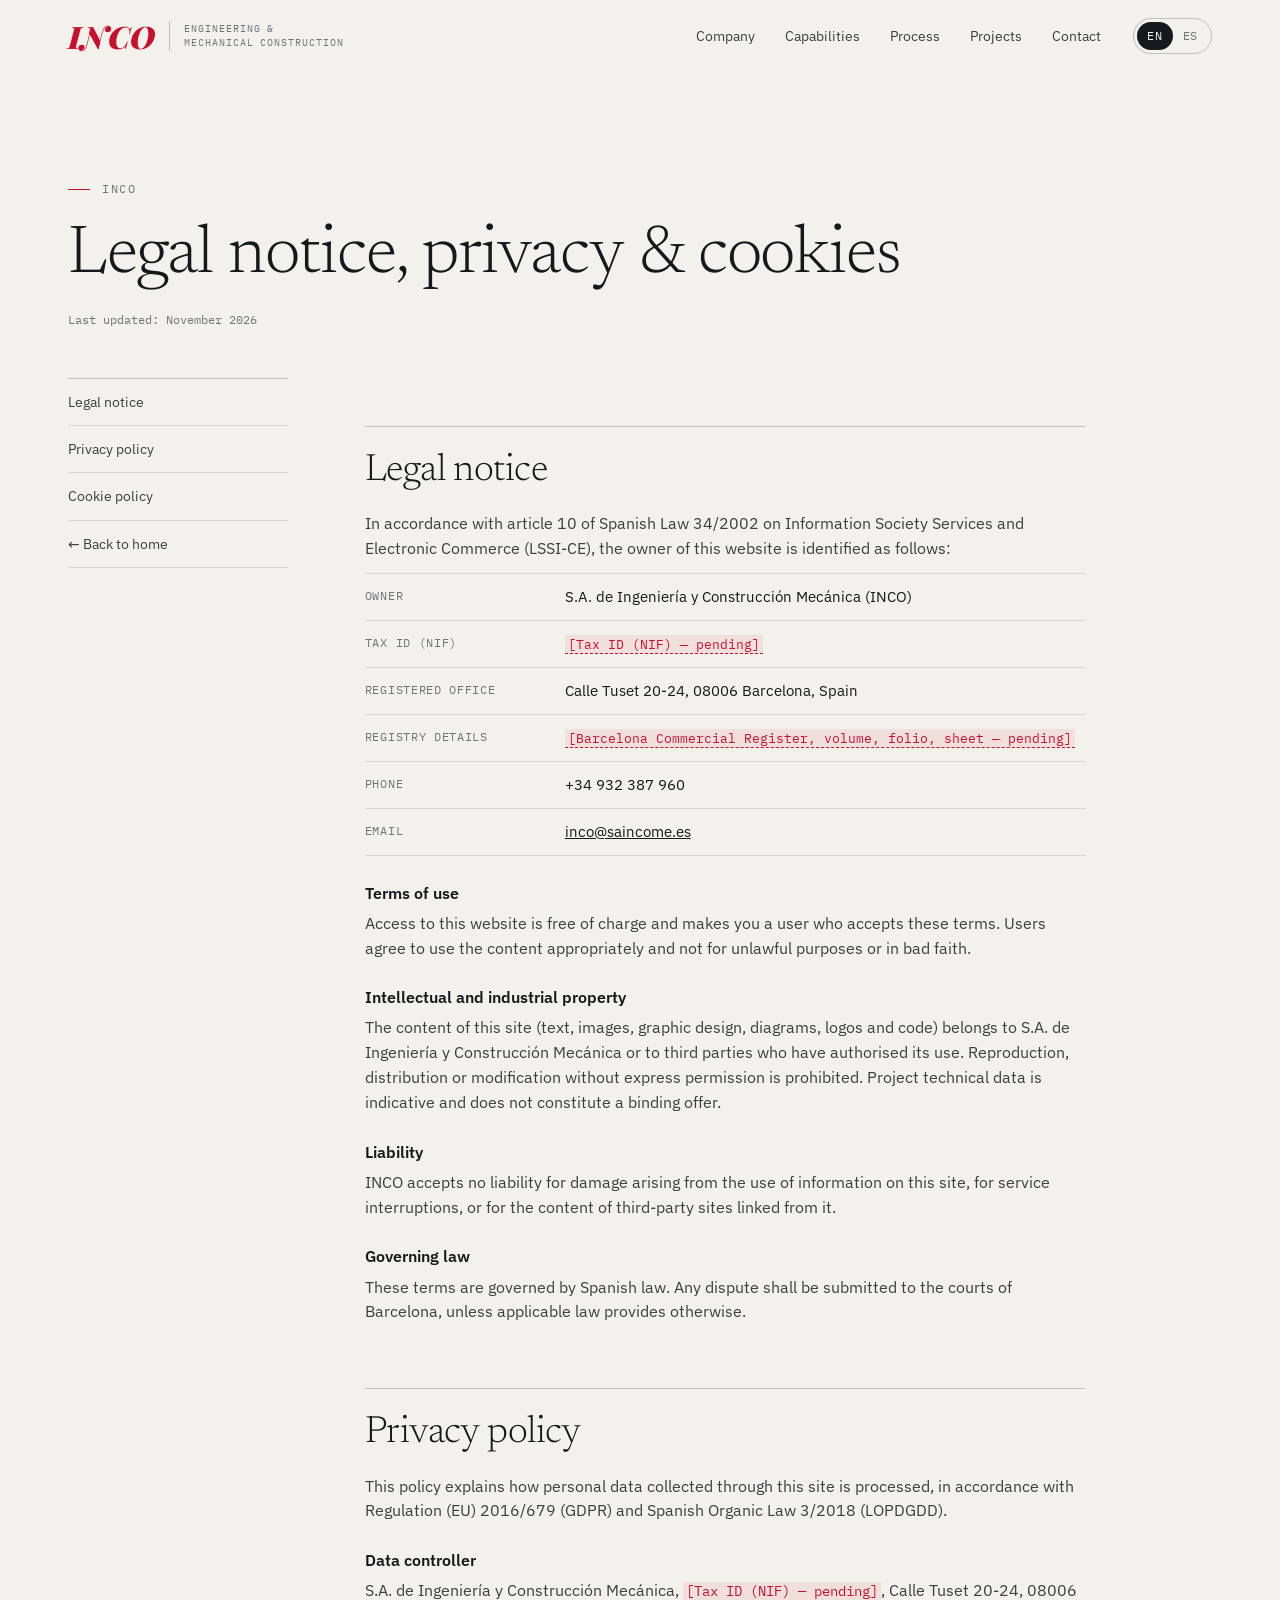
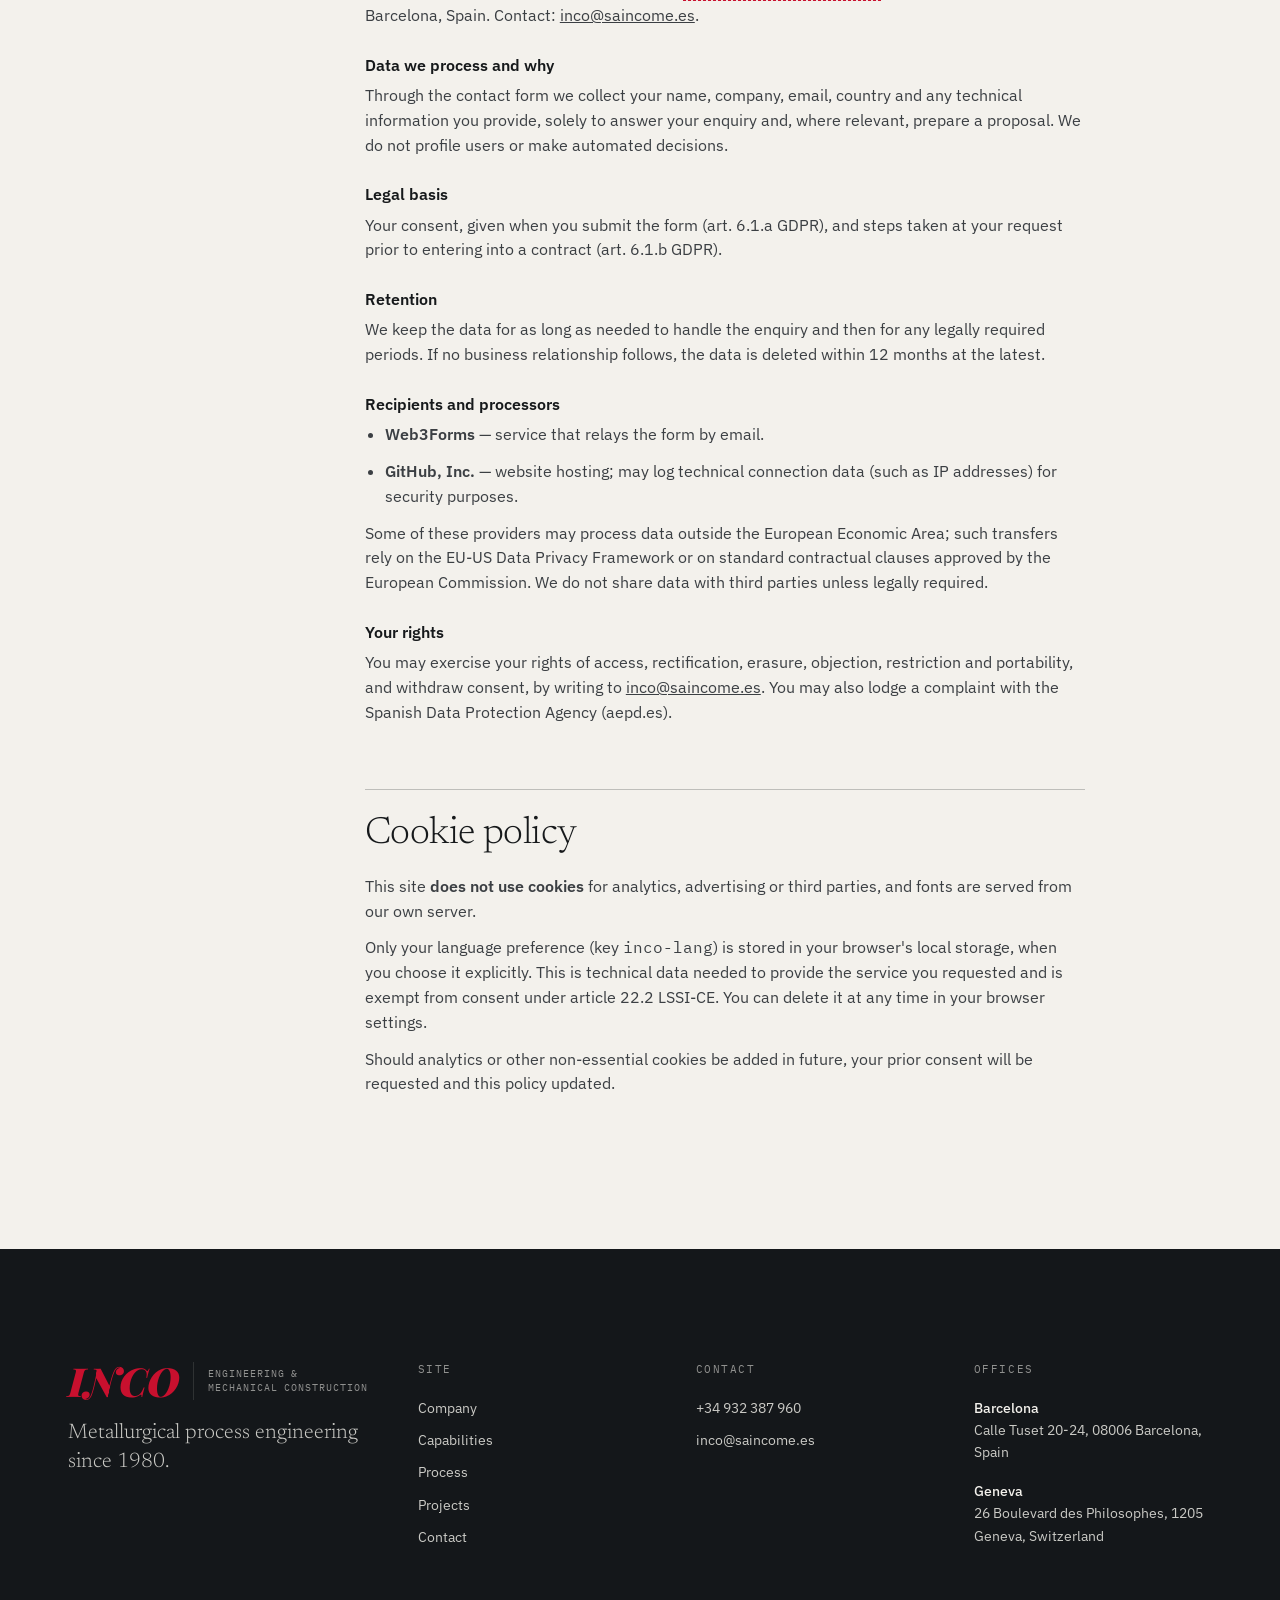
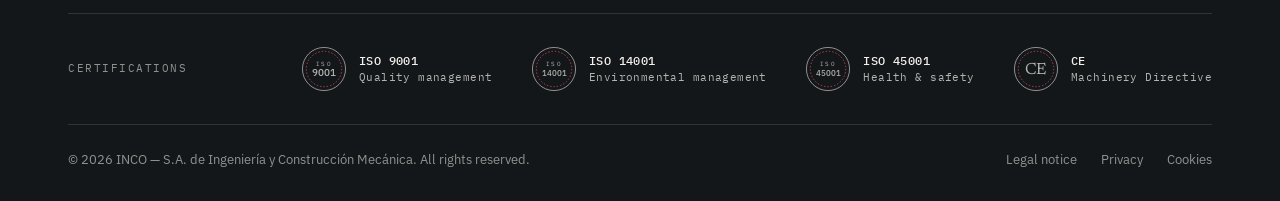
<file: legal/index.html>
<!doctype html>
<html lang="en">
<head>
<meta charset="utf-8">
<meta name="viewport" content="width=device-width, initial-scale=1">
<title>Legal notice, privacy &amp; cookies — INCO</title>
<meta name="description" content="Legal notice, privacy policy and cookie policy of INCO — S.A. de Ingeniería y Construcción Mecánica.">
<meta name="robots" content="noindex, nofollow, noarchive">
<meta name="theme-color" content="#F3F1EC">
<meta name="author" content="S.A. de Ingeniería y Construcción Mecánica">
<link rel="alternate" hreflang="en" href="https://marcosdagama.github.io/inco-metal/legal/">
<link rel="alternate" hreflang="es" href="https://marcosdagama.github.io/inco-metal/es/legal/">
<link rel="alternate" hreflang="x-default" href="https://marcosdagama.github.io/inco-metal/legal/">
<meta property="og:type" content="website">
<meta property="og:site_name" content="INCO">
<meta property="og:title" content="Legal notice, privacy &amp; cookies — INCO">
<meta property="og:description" content="Legal notice, privacy policy and cookie policy of INCO — S.A. de Ingeniería y Construcción Mecánica.">
<meta property="og:url" content="https://marcosdagama.github.io/inco-metal/legal/">
<meta property="og:image" content="https://marcosdagama.github.io/inco-metal/assets/img/og.png">
<meta property="og:image:width" content="1200">
<meta property="og:image:height" content="630">
<meta property="og:locale" content="en_GB">
<meta property="og:locale:alternate" content="es_ES">
<meta name="twitter:card" content="summary_large_image">
<link rel="icon" href="../assets/img/favicon.svg" type="image/svg+xml">
<link rel="preload" href="../assets/fonts/playfair-display-latin-900-italic.woff2" as="font" type="font/woff2" crossorigin>
<link rel="preload" href="../assets/fonts/newsreader-latin-300-normal.woff2" as="font" type="font/woff2" crossorigin>
<link rel="preload" href="../assets/fonts/ibm-plex-sans-latin-400-normal.woff2" as="font" type="font/woff2" crossorigin>
<link rel="stylesheet" href="../assets/css/site.css">
</head>

<body>
<a class="sr" href="#main">Skip to content</a>
<header class="hdr">
  <div class="wrap">
    <a class="brand" href="../index.html" aria-label="INCO — home"><b>INCO</b><i aria-hidden="true"></i><span>Engineering &amp;<br>Mechanical Construction</span></a>
    <ul class="nav"><li><a href="../index.html#company">Company</a></li><li><a href="../index.html#capabilities">Capabilities</a></li><li><a href="../index.html#process">Process</a></li><li><a href="../index.html#projects">Projects</a></li><li><a href="../index.html#contact">Contact</a></li></ul>
    <div class="lang" role="group" aria-label="Language"><a href="#" hreflang="en" lang="en" data-setlang="en" aria-current="true">EN</a><a href="../es/legal/index.html" hreflang="es" lang="es" data-setlang="es">ES</a></div>
    <button class="menu-btn" aria-expanded="false" aria-label="Menu"><i></i></button>
  </div>
</header>

<main id="main" class="legal">
  <div class="wrap">
    <!-- Recommended legal text (LSSI-CE / GDPR). To be reviewed by INCO's legal advisor before launch. -->
    <p class="eyebrow">INCO</p>
    <h1>Legal notice, privacy &amp; cookies</h1>
    <p class="upd">Last updated: November 2026</p>
    <div class="legal-grid">
      <ul class="toc"><li><a href="#legal">Legal notice</a></li><li><a href="#privacy">Privacy policy</a></li><li><a href="#cookies">Cookie policy</a></li><li><a href="../index.html">← Back to home</a></li></ul>
      <article>
<h2 id="legal">Legal notice</h2>
<p>In accordance with article 10 of Spanish Law 34/2002 on Information Society Services and Electronic Commerce (LSSI-CE), the owner of this website is identified as follows:</p>
<dl>
  <dt>Owner</dt><dd>S.A. de Ingeniería y Construcción Mecánica (INCO)</dd>
  <dt>Tax ID (NIF)</dt><dd><span class="pending">[Tax ID (NIF) — pending]</span></dd>
  <dt>Registered office</dt><dd>Calle Tuset 20-24, 08006 Barcelona, Spain</dd>
  <dt>Registry details</dt><dd><span class="pending">[Barcelona Commercial Register, volume, folio, sheet — pending]</span></dd>
  <dt>Phone</dt><dd>+34 932 387 960</dd>
  <dt>Email</dt><dd><a href="mailto:inco@saincome.es">inco@saincome.es</a></dd>
</dl>
<h3>Terms of use</h3>
<p>Access to this website is free of charge and makes you a user who accepts these terms. Users agree to use the content appropriately and not for unlawful purposes or in bad faith.</p>
<h3>Intellectual and industrial property</h3>
<p>The content of this site (text, images, graphic design, diagrams, logos and code) belongs to S.A. de Ingeniería y Construcción Mecánica or to third parties who have authorised its use. Reproduction, distribution or modification without express permission is prohibited. Project technical data is indicative and does not constitute a binding offer.</p>
<h3>Liability</h3>
<p>INCO accepts no liability for damage arising from the use of information on this site, for service interruptions, or for the content of third-party sites linked from it.</p>
<h3>Governing law</h3>
<p>These terms are governed by Spanish law. Any dispute shall be submitted to the courts of Barcelona, unless applicable law provides otherwise.</p>

<h2 id="privacy">Privacy policy</h2>
<p>This policy explains how personal data collected through this site is processed, in accordance with Regulation (EU) 2016/679 (GDPR) and Spanish Organic Law 3/2018 (LOPDGDD).</p>
<h3>Data controller</h3>
<p>S.A. de Ingeniería y Construcción Mecánica, <span class="pending">[Tax ID (NIF) — pending]</span>, Calle Tuset 20-24, 08006 Barcelona, Spain. Contact: <a href="mailto:inco@saincome.es">inco@saincome.es</a>.</p>
<h3>Data we process and why</h3>
<p>Through the contact form we collect your name, company, email, country and any technical information you provide, solely to answer your enquiry and, where relevant, prepare a proposal. We do not profile users or make automated decisions.</p>
<h3>Legal basis</h3>
<p>Your consent, given when you submit the form (art. 6.1.a GDPR), and steps taken at your request prior to entering into a contract (art. 6.1.b GDPR).</p>
<h3>Retention</h3>
<p>We keep the data for as long as needed to handle the enquiry and then for any legally required periods. If no business relationship follows, the data is deleted within 12 months at the latest.</p>
<h3>Recipients and processors</h3>
<ul>
  <li><strong>Web3Forms</strong> — service that relays the form by email.</li>
  <li><strong>GitHub, Inc.</strong> — website hosting; may log technical connection data (such as IP addresses) for security purposes.</li>
</ul>
<p>Some of these providers may process data outside the European Economic Area; such transfers rely on the EU-US Data Privacy Framework or on standard contractual clauses approved by the European Commission. We do not share data with third parties unless legally required.</p>
<h3>Your rights</h3>
<p>You may exercise your rights of access, rectification, erasure, objection, restriction and portability, and withdraw consent, by writing to <a href="mailto:inco@saincome.es">inco@saincome.es</a>. You may also lodge a complaint with the Spanish Data Protection Agency (aepd.es).</p>

<h2 id="cookies">Cookie policy</h2>
<p>This site <strong>does not use cookies</strong> for analytics, advertising or third parties, and fonts are served from our own server.</p>
<p>Only your language preference (key <span class="mono">inco-lang</span>) is stored in your browser's local storage, when you choose it explicitly. This is technical data needed to provide the service you requested and is exempt from consent under article 22.2 LSSI-CE. You can delete it at any time in your browser settings.</p>
<p>Should analytics or other non-essential cookies be added in future, your prior consent will be requested and this policy updated.</p>
</article>
    </div>
  </div>
</main>
<footer class="ftr">
  <div class="wrap">
    <div class="ftop">
      <div>
        <a class="brand" href="../index.html" aria-label="INCO"><b>INCO</b><i aria-hidden="true"></i><span>Engineering &amp;<br>Mechanical Construction</span></a>
        <p class="ftag">Metallurgical process engineering since 1980.</p>
      </div>
      <div><h4>Site</h4><ul><li><a href="../index.html#company">Company</a></li><li><a href="../index.html#capabilities">Capabilities</a></li><li><a href="../index.html#process">Process</a></li><li><a href="../index.html#projects">Projects</a></li><li><a href="../index.html#contact">Contact</a></li></ul></div>
      <div><h4>Contact</h4><ul>
        <li><a href="tel:+34932387960">+34 932 387 960</a></li>
        <li><a href="mailto:inco@saincome.es">inco@saincome.es</a></li>
      </ul></div>
      <div><h4>Offices</h4>
        <address><b>Barcelona</b>Calle Tuset 20-24, 08006 Barcelona, Spain</address>
        <address><b>Geneva</b>26 Boulevard des Philosophes, 1205 Geneva, Switzerland</address>
      </div>
    </div>
    <!-- Certification seals: PENDING CONFIRMATION of INCO's actual certificates -->
    <div class="certs"><span class="ct">Certifications</span><div class="seal" title="ISO 9001"><svg viewBox="0 0 48 48" aria-hidden="true"><circle cx="24" cy="24" r="22.5" fill="none" stroke="currentColor" stroke-width=".8"/><circle cx="24" cy="24" r="18.5" fill="none" stroke="#E5485C" stroke-width=".8" stroke-dasharray="1.5 2"/><text x="24" y="21" text-anchor="middle" font-family="Plex Mono, monospace" font-size="6.5" fill="currentColor" letter-spacing="1.2">ISO</text><text x="24" y="31" text-anchor="middle" font-family="Plex, sans-serif" font-size="10" font-weight="500" fill="currentColor">9001</text></svg><span><b>ISO 9001</b>Quality management</span></div><div class="seal" title="ISO 14001"><svg viewBox="0 0 48 48" aria-hidden="true"><circle cx="24" cy="24" r="22.5" fill="none" stroke="currentColor" stroke-width=".8"/><circle cx="24" cy="24" r="18.5" fill="none" stroke="#E5485C" stroke-width=".8" stroke-dasharray="1.5 2"/><text x="24" y="21" text-anchor="middle" font-family="Plex Mono, monospace" font-size="6.5" fill="currentColor" letter-spacing="1.2">ISO</text><text x="24" y="31" text-anchor="middle" font-family="Plex, sans-serif" font-size="8.4" font-weight="500" fill="currentColor">14001</text></svg><span><b>ISO 14001</b>Environmental management</span></div><div class="seal" title="ISO 45001"><svg viewBox="0 0 48 48" aria-hidden="true"><circle cx="24" cy="24" r="22.5" fill="none" stroke="currentColor" stroke-width=".8"/><circle cx="24" cy="24" r="18.5" fill="none" stroke="#E5485C" stroke-width=".8" stroke-dasharray="1.5 2"/><text x="24" y="21" text-anchor="middle" font-family="Plex Mono, monospace" font-size="6.5" fill="currentColor" letter-spacing="1.2">ISO</text><text x="24" y="31" text-anchor="middle" font-family="Plex, sans-serif" font-size="8.4" font-weight="500" fill="currentColor">45001</text></svg><span><b>ISO 45001</b>Health &amp; safety</span></div><div class="seal" title="CE"><svg viewBox="0 0 48 48" aria-hidden="true"><circle cx="24" cy="24" r="22.5" fill="none" stroke="currentColor" stroke-width=".8"/><circle cx="24" cy="24" r="18.5" fill="none" stroke="#E5485C" stroke-width=".8" stroke-dasharray="1.5 2"/><text x="24" y="29.5" text-anchor="middle" font-family="Newsreader, Georgia, serif" font-size="17" font-weight="400" fill="currentColor" letter-spacing="1">CE</text></svg><span><b>CE</b>Machinery Directive</span></div></div>
    <div class="fbot">
      <span>© 2026 INCO — S.A. de Ingeniería y Construcción Mecánica. All rights reserved.</span>
      <nav aria-label="Legal"><a href="index.html#legal">Legal notice</a><a href="index.html#privacy">Privacy</a><a href="index.html#cookies">Cookies</a></nav>
    </div>
  </div>
</footer>

<script src="../assets/js/site.js" defer></script>
</body>
</html>
</file>
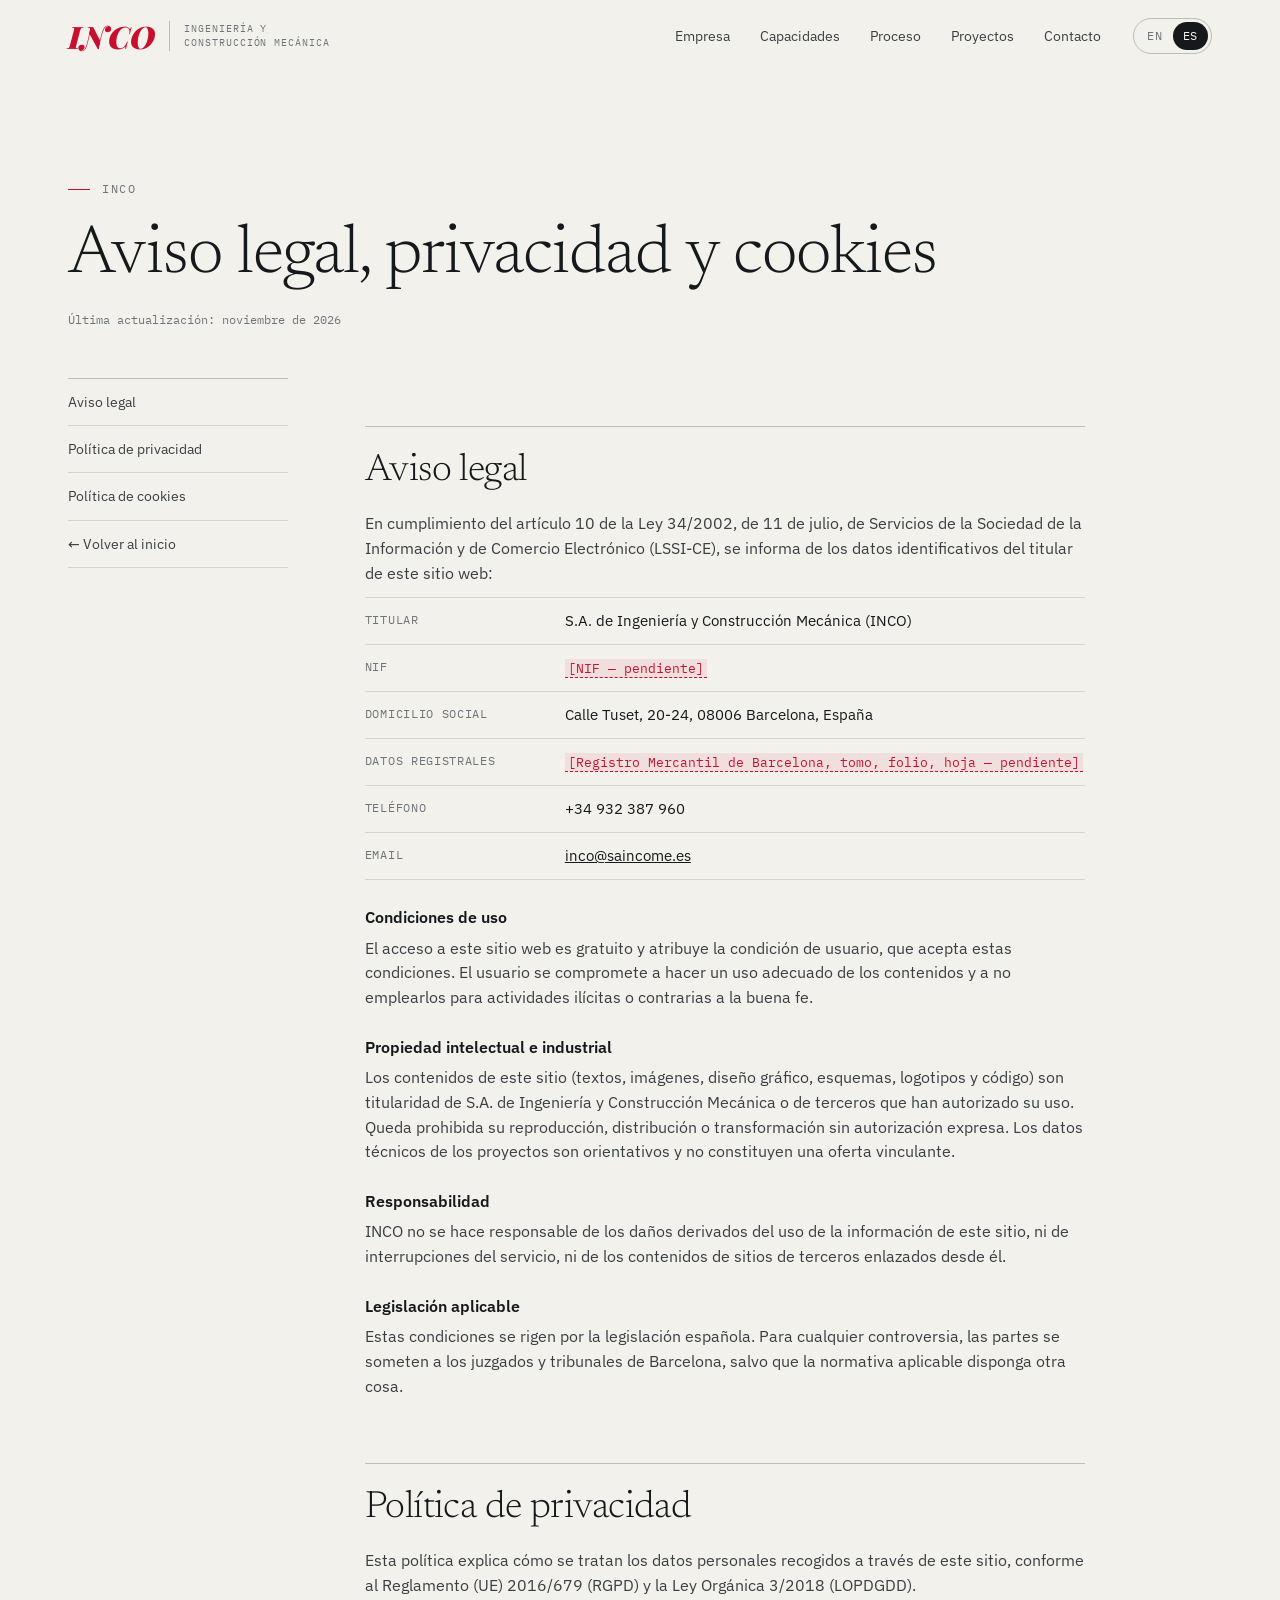
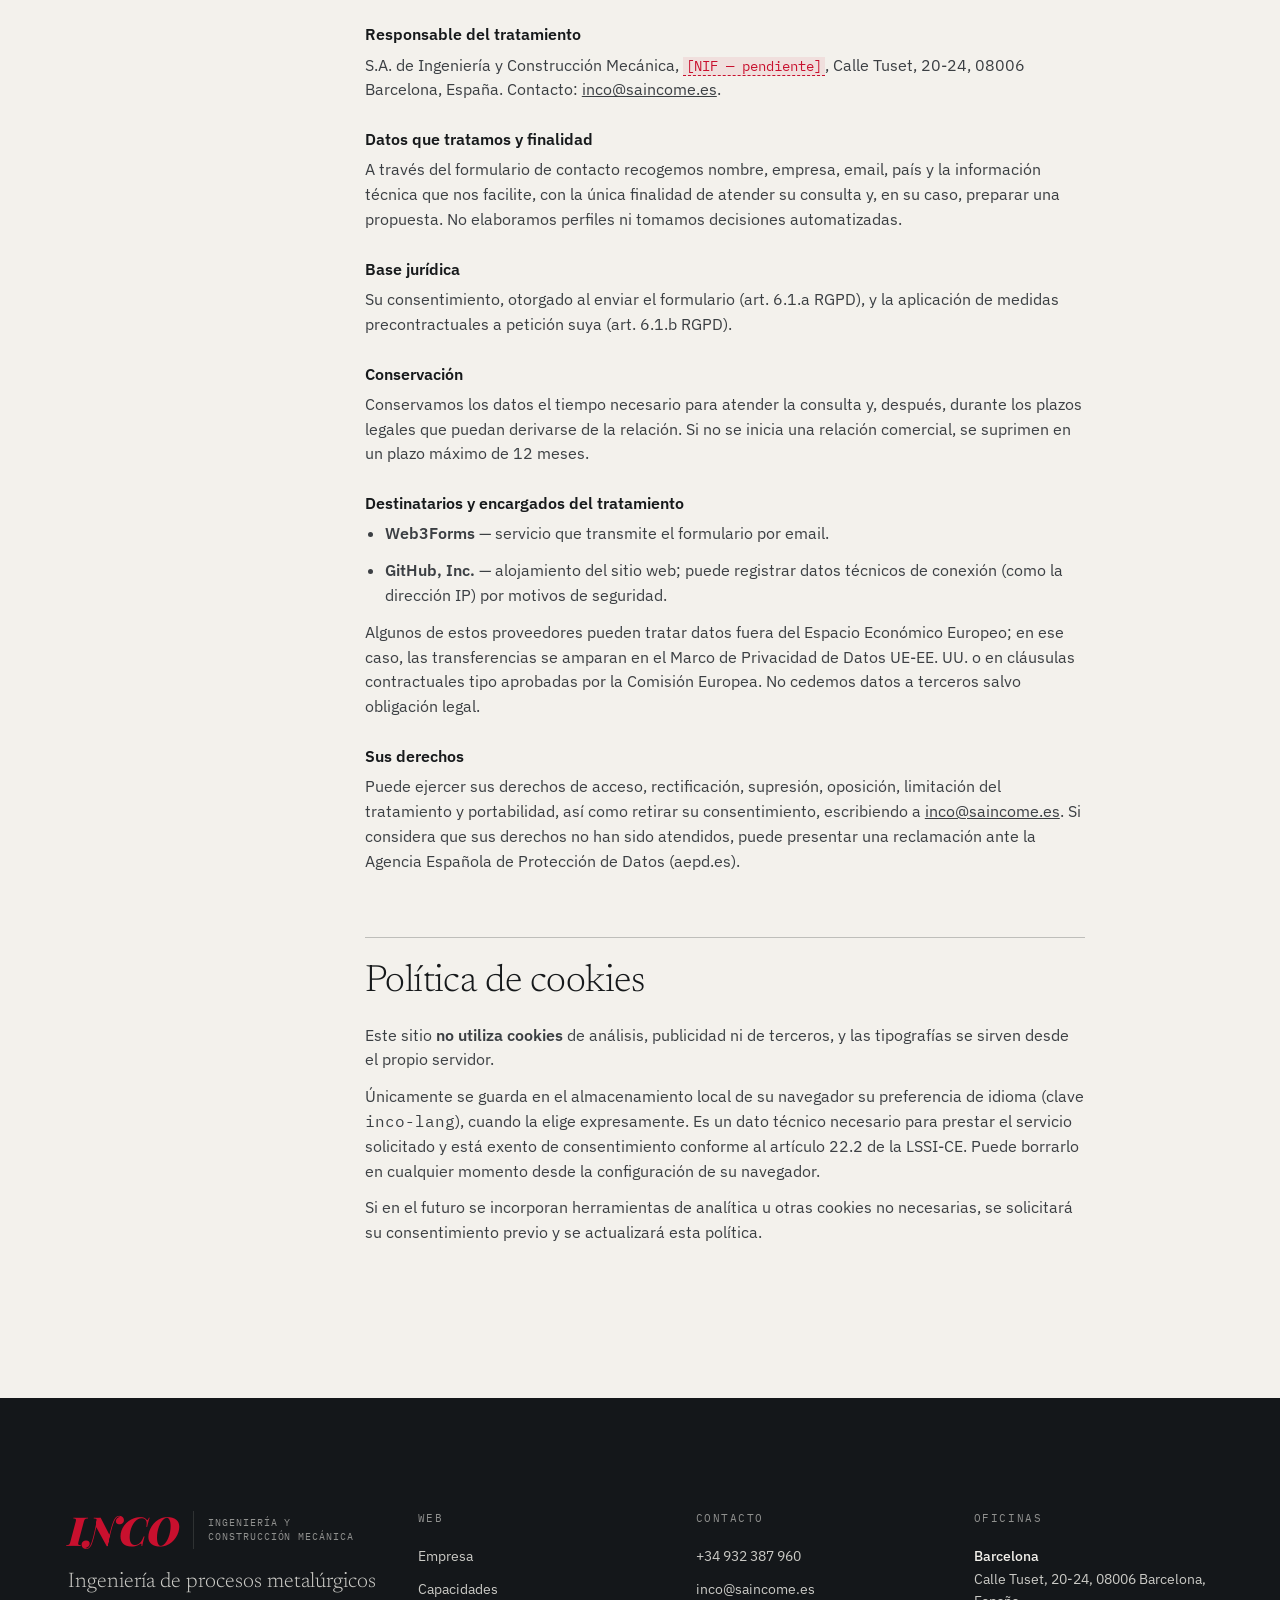
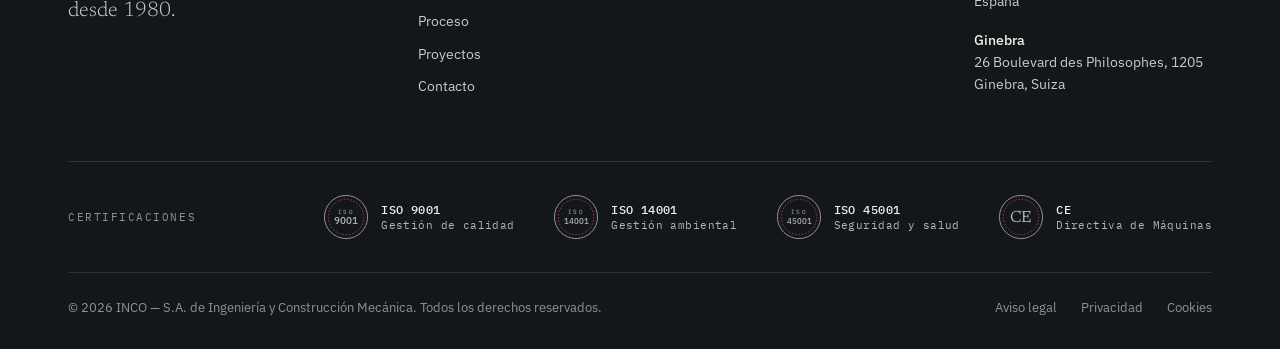
<file: es/legal/index.html>
<!doctype html>
<html lang="es">
<head>
<meta charset="utf-8">
<meta name="viewport" content="width=device-width, initial-scale=1">
<title>Aviso legal, privacidad y cookies — INCO</title>
<meta name="description" content="Aviso legal, política de privacidad y política de cookies de INCO — S.A. de Ingeniería y Construcción Mecánica.">
<meta name="robots" content="noindex, nofollow, noarchive">
<meta name="theme-color" content="#F3F1EC">
<meta name="author" content="S.A. de Ingeniería y Construcción Mecánica">
<link rel="alternate" hreflang="en" href="https://marcosdagama.github.io/inco-metal/legal/">
<link rel="alternate" hreflang="es" href="https://marcosdagama.github.io/inco-metal/es/legal/">
<link rel="alternate" hreflang="x-default" href="https://marcosdagama.github.io/inco-metal/legal/">
<meta property="og:type" content="website">
<meta property="og:site_name" content="INCO">
<meta property="og:title" content="Aviso legal, privacidad y cookies — INCO">
<meta property="og:description" content="Aviso legal, política de privacidad y política de cookies de INCO — S.A. de Ingeniería y Construcción Mecánica.">
<meta property="og:url" content="https://marcosdagama.github.io/inco-metal/es/legal/">
<meta property="og:image" content="https://marcosdagama.github.io/inco-metal/assets/img/og.png">
<meta property="og:image:width" content="1200">
<meta property="og:image:height" content="630">
<meta property="og:locale" content="es_ES">
<meta property="og:locale:alternate" content="en_GB">
<meta name="twitter:card" content="summary_large_image">
<link rel="icon" href="../../assets/img/favicon.svg" type="image/svg+xml">
<link rel="preload" href="../../assets/fonts/playfair-display-latin-900-italic.woff2" as="font" type="font/woff2" crossorigin>
<link rel="preload" href="../../assets/fonts/newsreader-latin-300-normal.woff2" as="font" type="font/woff2" crossorigin>
<link rel="preload" href="../../assets/fonts/ibm-plex-sans-latin-400-normal.woff2" as="font" type="font/woff2" crossorigin>
<link rel="stylesheet" href="../../assets/css/site.css">
</head>

<body>
<a class="sr" href="#main">Saltar al contenido</a>
<header class="hdr">
  <div class="wrap">
    <a class="brand" href="../index.html" aria-label="INCO — home"><b>INCO</b><i aria-hidden="true"></i><span>Ingeniería y<br>Construcción Mecánica</span></a>
    <ul class="nav"><li><a href="../index.html#company">Empresa</a></li><li><a href="../index.html#capabilities">Capacidades</a></li><li><a href="../index.html#process">Proceso</a></li><li><a href="../index.html#projects">Proyectos</a></li><li><a href="../index.html#contact">Contacto</a></li></ul>
    <div class="lang" role="group" aria-label="Language"><a href="../../legal/index.html" hreflang="en" lang="en" data-setlang="en">EN</a><a href="#" hreflang="es" lang="es" data-setlang="es" aria-current="true">ES</a></div>
    <button class="menu-btn" aria-expanded="false" aria-label="Menú"><i></i></button>
  </div>
</header>

<main id="main" class="legal">
  <div class="wrap">
    <!-- Recommended legal text (LSSI-CE / GDPR). To be reviewed by INCO's legal advisor before launch. -->
    <p class="eyebrow">INCO</p>
    <h1>Aviso legal, privacidad y cookies</h1>
    <p class="upd">Última actualización: noviembre de 2026</p>
    <div class="legal-grid">
      <ul class="toc"><li><a href="#legal">Aviso legal</a></li><li><a href="#privacy">Política de privacidad</a></li><li><a href="#cookies">Política de cookies</a></li><li><a href="../index.html">← Volver al inicio</a></li></ul>
      <article>
<h2 id="legal">Aviso legal</h2>
<p>En cumplimiento del artículo 10 de la Ley 34/2002, de 11 de julio, de Servicios de la Sociedad de la Información y de Comercio Electrónico (LSSI-CE), se informa de los datos identificativos del titular de este sitio web:</p>
<dl>
  <dt>Titular</dt><dd>S.A. de Ingeniería y Construcción Mecánica (INCO)</dd>
  <dt>NIF</dt><dd><span class="pending">[NIF — pendiente]</span></dd>
  <dt>Domicilio social</dt><dd>Calle Tuset, 20-24, 08006 Barcelona, España</dd>
  <dt>Datos registrales</dt><dd><span class="pending">[Registro Mercantil de Barcelona, tomo, folio, hoja — pendiente]</span></dd>
  <dt>Teléfono</dt><dd>+34 932 387 960</dd>
  <dt>Email</dt><dd><a href="mailto:inco@saincome.es">inco@saincome.es</a></dd>
</dl>
<h3>Condiciones de uso</h3>
<p>El acceso a este sitio web es gratuito y atribuye la condición de usuario, que acepta estas condiciones. El usuario se compromete a hacer un uso adecuado de los contenidos y a no emplearlos para actividades ilícitas o contrarias a la buena fe.</p>
<h3>Propiedad intelectual e industrial</h3>
<p>Los contenidos de este sitio (textos, imágenes, diseño gráfico, esquemas, logotipos y código) son titularidad de S.A. de Ingeniería y Construcción Mecánica o de terceros que han autorizado su uso. Queda prohibida su reproducción, distribución o transformación sin autorización expresa. Los datos técnicos de los proyectos son orientativos y no constituyen una oferta vinculante.</p>
<h3>Responsabilidad</h3>
<p>INCO no se hace responsable de los daños derivados del uso de la información de este sitio, ni de interrupciones del servicio, ni de los contenidos de sitios de terceros enlazados desde él.</p>
<h3>Legislación aplicable</h3>
<p>Estas condiciones se rigen por la legislación española. Para cualquier controversia, las partes se someten a los juzgados y tribunales de Barcelona, salvo que la normativa aplicable disponga otra cosa.</p>

<h2 id="privacy">Política de privacidad</h2>
<p>Esta política explica cómo se tratan los datos personales recogidos a través de este sitio, conforme al Reglamento (UE) 2016/679 (RGPD) y la Ley Orgánica 3/2018 (LOPDGDD).</p>
<h3>Responsable del tratamiento</h3>
<p>S.A. de Ingeniería y Construcción Mecánica, <span class="pending">[NIF — pendiente]</span>, Calle Tuset, 20-24, 08006 Barcelona, España. Contacto: <a href="mailto:inco@saincome.es">inco@saincome.es</a>.</p>
<h3>Datos que tratamos y finalidad</h3>
<p>A través del formulario de contacto recogemos nombre, empresa, email, país y la información técnica que nos facilite, con la única finalidad de atender su consulta y, en su caso, preparar una propuesta. No elaboramos perfiles ni tomamos decisiones automatizadas.</p>
<h3>Base jurídica</h3>
<p>Su consentimiento, otorgado al enviar el formulario (art. 6.1.a RGPD), y la aplicación de medidas precontractuales a petición suya (art. 6.1.b RGPD).</p>
<h3>Conservación</h3>
<p>Conservamos los datos el tiempo necesario para atender la consulta y, después, durante los plazos legales que puedan derivarse de la relación. Si no se inicia una relación comercial, se suprimen en un plazo máximo de 12 meses.</p>
<h3>Destinatarios y encargados del tratamiento</h3>
<ul>
  <li><strong>Web3Forms</strong> — servicio que transmite el formulario por email.</li>
  <li><strong>GitHub, Inc.</strong> — alojamiento del sitio web; puede registrar datos técnicos de conexión (como la dirección IP) por motivos de seguridad.</li>
</ul>
<p>Algunos de estos proveedores pueden tratar datos fuera del Espacio Económico Europeo; en ese caso, las transferencias se amparan en el Marco de Privacidad de Datos UE-EE. UU. o en cláusulas contractuales tipo aprobadas por la Comisión Europea. No cedemos datos a terceros salvo obligación legal.</p>
<h3>Sus derechos</h3>
<p>Puede ejercer sus derechos de acceso, rectificación, supresión, oposición, limitación del tratamiento y portabilidad, así como retirar su consentimiento, escribiendo a <a href="mailto:inco@saincome.es">inco@saincome.es</a>. Si considera que sus derechos no han sido atendidos, puede presentar una reclamación ante la Agencia Española de Protección de Datos (aepd.es).</p>

<h2 id="cookies">Política de cookies</h2>
<p>Este sitio <strong>no utiliza cookies</strong> de análisis, publicidad ni de terceros, y las tipografías se sirven desde el propio servidor.</p>
<p>Únicamente se guarda en el almacenamiento local de su navegador su preferencia de idioma (clave <span class="mono">inco-lang</span>), cuando la elige expresamente. Es un dato técnico necesario para prestar el servicio solicitado y está exento de consentimiento conforme al artículo 22.2 de la LSSI-CE. Puede borrarlo en cualquier momento desde la configuración de su navegador.</p>
<p>Si en el futuro se incorporan herramientas de analítica u otras cookies no necesarias, se solicitará su consentimiento previo y se actualizará esta política.</p>
</article>
    </div>
  </div>
</main>
<footer class="ftr">
  <div class="wrap">
    <div class="ftop">
      <div>
        <a class="brand" href="../index.html" aria-label="INCO"><b>INCO</b><i aria-hidden="true"></i><span>Ingeniería y<br>Construcción Mecánica</span></a>
        <p class="ftag">Ingeniería de procesos metalúrgicos desde 1980.</p>
      </div>
      <div><h4>Web</h4><ul><li><a href="../index.html#company">Empresa</a></li><li><a href="../index.html#capabilities">Capacidades</a></li><li><a href="../index.html#process">Proceso</a></li><li><a href="../index.html#projects">Proyectos</a></li><li><a href="../index.html#contact">Contacto</a></li></ul></div>
      <div><h4>Contacto</h4><ul>
        <li><a href="tel:+34932387960">+34 932 387 960</a></li>
        <li><a href="mailto:inco@saincome.es">inco@saincome.es</a></li>
      </ul></div>
      <div><h4>Oficinas</h4>
        <address><b>Barcelona</b>Calle Tuset, 20-24, 08006 Barcelona, España</address>
        <address><b>Ginebra</b>26 Boulevard des Philosophes, 1205 Ginebra, Suiza</address>
      </div>
    </div>
    <!-- Certification seals: PENDING CONFIRMATION of INCO's actual certificates -->
    <div class="certs"><span class="ct">Certificaciones</span><div class="seal" title="ISO 9001"><svg viewBox="0 0 48 48" aria-hidden="true"><circle cx="24" cy="24" r="22.5" fill="none" stroke="currentColor" stroke-width=".8"/><circle cx="24" cy="24" r="18.5" fill="none" stroke="#E5485C" stroke-width=".8" stroke-dasharray="1.5 2"/><text x="24" y="21" text-anchor="middle" font-family="Plex Mono, monospace" font-size="6.5" fill="currentColor" letter-spacing="1.2">ISO</text><text x="24" y="31" text-anchor="middle" font-family="Plex, sans-serif" font-size="10" font-weight="500" fill="currentColor">9001</text></svg><span><b>ISO 9001</b>Gestión de calidad</span></div><div class="seal" title="ISO 14001"><svg viewBox="0 0 48 48" aria-hidden="true"><circle cx="24" cy="24" r="22.5" fill="none" stroke="currentColor" stroke-width=".8"/><circle cx="24" cy="24" r="18.5" fill="none" stroke="#E5485C" stroke-width=".8" stroke-dasharray="1.5 2"/><text x="24" y="21" text-anchor="middle" font-family="Plex Mono, monospace" font-size="6.5" fill="currentColor" letter-spacing="1.2">ISO</text><text x="24" y="31" text-anchor="middle" font-family="Plex, sans-serif" font-size="8.4" font-weight="500" fill="currentColor">14001</text></svg><span><b>ISO 14001</b>Gestión ambiental</span></div><div class="seal" title="ISO 45001"><svg viewBox="0 0 48 48" aria-hidden="true"><circle cx="24" cy="24" r="22.5" fill="none" stroke="currentColor" stroke-width=".8"/><circle cx="24" cy="24" r="18.5" fill="none" stroke="#E5485C" stroke-width=".8" stroke-dasharray="1.5 2"/><text x="24" y="21" text-anchor="middle" font-family="Plex Mono, monospace" font-size="6.5" fill="currentColor" letter-spacing="1.2">ISO</text><text x="24" y="31" text-anchor="middle" font-family="Plex, sans-serif" font-size="8.4" font-weight="500" fill="currentColor">45001</text></svg><span><b>ISO 45001</b>Seguridad y salud</span></div><div class="seal" title="CE"><svg viewBox="0 0 48 48" aria-hidden="true"><circle cx="24" cy="24" r="22.5" fill="none" stroke="currentColor" stroke-width=".8"/><circle cx="24" cy="24" r="18.5" fill="none" stroke="#E5485C" stroke-width=".8" stroke-dasharray="1.5 2"/><text x="24" y="29.5" text-anchor="middle" font-family="Newsreader, Georgia, serif" font-size="17" font-weight="400" fill="currentColor" letter-spacing="1">CE</text></svg><span><b>CE</b>Directiva de Máquinas</span></div></div>
    <div class="fbot">
      <span>© 2026 INCO — S.A. de Ingeniería y Construcción Mecánica. Todos los derechos reservados.</span>
      <nav aria-label="Legal"><a href="index.html#legal">Aviso legal</a><a href="index.html#privacy">Privacidad</a><a href="index.html#cookies">Cookies</a></nav>
    </div>
  </div>
</footer>

<script src="../../assets/js/site.js" defer></script>
</body>
</html>
</file>
<file: assets/css/site.css>
/* INCO — site styles. Industrial, quiet, precise. */

@font-face{font-family:"Newsreader";src:url(../fonts/newsreader-latin-300-normal.woff2) format("woff2");font-weight:300;font-style:normal;font-display:swap}
@font-face{font-family:"Newsreader";src:url(../fonts/newsreader-latin-400-normal.woff2) format("woff2");font-weight:400;font-style:normal;font-display:swap}
@font-face{font-family:"Newsreader";src:url(../fonts/newsreader-latin-300-italic.woff2) format("woff2");font-weight:300;font-style:italic;font-display:swap}
@font-face{font-family:"Newsreader";src:url(../fonts/newsreader-latin-400-italic.woff2) format("woff2");font-weight:400;font-style:italic;font-display:swap}
@font-face{font-family:"Logo";src:url(../fonts/playfair-display-latin-900-italic.woff2) format("woff2");font-weight:900;font-style:italic;font-display:block}
@font-face{font-family:"Plex";src:url(../fonts/ibm-plex-sans-latin-300-normal.woff2) format("woff2");font-weight:300;font-display:swap}
@font-face{font-family:"Plex";src:url(../fonts/ibm-plex-sans-latin-400-normal.woff2) format("woff2");font-weight:400;font-display:swap}
@font-face{font-family:"Plex";src:url(../fonts/ibm-plex-sans-latin-500-normal.woff2) format("woff2");font-weight:500;font-display:swap}
@font-face{font-family:"Plex";src:url(../fonts/ibm-plex-sans-latin-600-normal.woff2) format("woff2");font-weight:600;font-display:swap}
@font-face{font-family:"Plex Mono";src:url(../fonts/ibm-plex-mono-latin-400-normal.woff2) format("woff2");font-weight:400;font-display:swap}
@font-face{font-family:"Plex Mono";src:url(../fonts/ibm-plex-mono-latin-500-normal.woff2) format("woff2");font-weight:500;font-display:swap}

:root{
  --paper:#F3F1EC;
  --paper-2:#EAE7E0;
  --paper-3:#DFDBD2;
  --ink:#16191B;
  --ink-2:#3B3F43;
  --mute:#6F7479;
  --line:rgba(22,25,27,.13);
  --line-2:rgba(22,25,27,.24);
  --copper:#C8102E;
  --copper-2:#E5485C;
  --night:#14171A;
  --night-2:#1D2125;
  --night-line:rgba(243,241,236,.12);
  --night-mute:rgba(243,241,236,.56);
  --serif:"Newsreader",Georgia,"Times New Roman",serif;
  --sans:"Plex",system-ui,-apple-system,"Segoe UI",sans-serif;
  --mono:"Plex Mono",ui-monospace,"SFMono-Regular",Menlo,monospace;
  --wrap:1240px;
  --gut:clamp(20px,4vw,48px);
  --sec:clamp(80px,11vw,152px);
}

*,*::before,*::after{box-sizing:border-box;margin:0;padding:0}
html{scroll-behavior:smooth;scroll-padding-top:76px;-webkit-text-size-adjust:100%}
body{background:var(--paper);color:var(--ink);font-family:var(--sans);font-weight:400;font-size:16px;line-height:1.6;-webkit-font-smoothing:antialiased;text-rendering:optimizeLegibility}
img{display:block;max-width:100%}
a{color:inherit}
button{font:inherit;color:inherit;background:none;border:0;cursor:pointer}
:focus-visible{outline:2px solid var(--copper);outline-offset:3px}
.sr{position:absolute!important;width:1px;height:1px;overflow:hidden;clip:rect(0 0 0 0);white-space:nowrap}
.wrap{max-width:var(--wrap);margin:0 auto;padding:0 var(--gut)}

/* type */
.eyebrow{font-family:var(--mono);font-size:11.5px;letter-spacing:.14em;text-transform:uppercase;color:var(--mute);display:flex;align-items:center;gap:12px}
.eyebrow::before{content:"";width:22px;height:1px;background:var(--copper)}
.eyebrow .n{color:var(--copper)}
h1,h2,h3{font-family:var(--serif);font-weight:300;letter-spacing:-.015em;line-height:1.06}
h1{font-size:clamp(44px,7.2vw,96px)}
h2{font-size:clamp(34px,4.6vw,60px)}
h3{font-size:clamp(22px,2vw,27px);line-height:1.2}
h1 em,h2 em{font-style:italic;color:var(--copper)}
.lede{font-size:clamp(17px,1.5vw,19px);color:var(--ink-2);font-weight:300;max-width:56ch;line-height:1.65}
.mono{font-family:var(--mono)}

/* header */
.hdr{position:fixed;inset:0 0 auto 0;z-index:50;transition:background .3s,border-color .3s;border-bottom:1px solid transparent}
.hdr.solid{background:rgba(243,241,236,.92);backdrop-filter:saturate(1.2) blur(10px);-webkit-backdrop-filter:saturate(1.2) blur(10px);border-bottom-color:var(--line)}
.hdr .wrap{display:flex;align-items:center;height:72px;gap:32px}
.brand{display:flex;align-items:center;text-decoration:none;margin-right:auto}
.brand b{font-family:"Logo",var(--serif);font-weight:900;font-style:italic;font-size:31px;line-height:1;color:var(--copper);letter-spacing:0}
.brand i{width:1px;height:30px;background:var(--line-2);margin:0 14px}
.brand span{font-family:var(--mono);font-size:9.5px;line-height:1.45;letter-spacing:.1em;color:var(--mute);text-transform:uppercase}
.nav{display:flex;gap:30px;list-style:none}
.nav a{text-decoration:none;font-size:14px;color:var(--ink-2);position:relative;padding:6px 0}
.nav a::after{content:"";position:absolute;left:0;right:100%;bottom:0;height:1px;background:var(--copper);transition:right .3s}
.nav a:hover::after,.nav a.on::after{right:0}
.nav a.on{color:var(--ink)}
.lang{display:flex;align-items:center;font-family:var(--mono);font-size:12px;letter-spacing:.06em;border:1px solid var(--line-2);border-radius:999px;padding:3px}
.lang a{text-decoration:none;padding:4px 10px;border-radius:999px;color:var(--mute)}
.lang a[aria-current]{background:var(--ink);color:var(--paper)}
.menu-btn{display:none;width:40px;height:40px;align-items:center;justify-content:center}
.menu-btn i{display:block;width:20px;height:1px;background:var(--ink);position:relative}
.menu-btn i::before,.menu-btn i::after{content:"";position:absolute;left:0;width:20px;height:1px;background:var(--ink);transition:transform .25s}
.menu-btn i::before{top:-6px}.menu-btn i::after{top:6px}
.open .menu-btn i{background:transparent}
.open .menu-btn i::before{transform:translateY(6px) rotate(45deg)}
.open .menu-btn i::after{transform:translateY(-6px) rotate(-45deg)}

/* hero */
.hero{padding:clamp(130px,16vw,190px) 0 0;position:relative}
.hero-grid{display:grid;grid-template-columns:minmax(0,1.15fr) minmax(0,.85fr);gap:clamp(32px,5vw,80px);align-items:end}
.hero h1{margin:26px 0 30px}
.cta{display:flex;flex-wrap:wrap;gap:12px;margin-top:38px}
.btn{display:inline-flex;align-items:center;gap:12px;height:50px;padding:0 24px;font-size:14.5px;font-weight:500;text-decoration:none;border:1px solid var(--ink);transition:background .25s,color .25s,border-color .25s}
.btn svg{width:14px;height:14px;stroke:currentColor;fill:none;stroke-width:1.5;transition:transform .25s}
.btn:hover svg{transform:translateX(3px)}
.btn-dark{background:var(--ink);color:var(--paper)}
.btn-dark:hover{background:var(--copper);border-color:var(--copper)}
.btn-line:hover{background:var(--ink);color:var(--paper)}
.hero-fig{position:relative}
.hero-fig .duo{aspect-ratio:4/5}
.fig-cap{display:flex;justify-content:space-between;gap:16px;font-family:var(--mono);font-size:11px;letter-spacing:.06em;color:var(--mute);padding-top:12px;border-top:1px solid var(--line);margin-top:12px}
.stats{display:grid;grid-template-columns:repeat(4,1fr);margin-top:clamp(64px,8vw,104px);border-top:1px solid var(--line);border-bottom:1px solid var(--line)}
.stat{padding:30px 24px 28px 0}
.stat+.stat{padding-left:24px;border-left:1px solid var(--line)}
.stat b{display:block;font-family:var(--serif);font-weight:300;font-size:clamp(36px,4vw,52px);line-height:1;letter-spacing:-.02em}
.stat span{display:block;margin-top:10px;font-size:13px;color:var(--mute)}

/* duotone image treatment — swap images freely, the look stays consistent */
.duo{position:relative;overflow:hidden;background:var(--night-2);isolation:isolate}
.duo img{width:100%;height:100%;object-fit:cover;filter:grayscale(1) contrast(1.08) brightness(1.04);transition:transform 1.2s cubic-bezier(.2,.7,.2,1)}
.duo::before{content:"";position:absolute;inset:0;background:#E9DCCB;mix-blend-mode:multiply;z-index:1;pointer-events:none}
.duo::after{content:"";position:absolute;inset:0;background:#1C2830;mix-blend-mode:lighten;z-index:2;pointer-events:none}

/* sections */
section{padding:var(--sec) 0}
.sec-head{display:grid;grid-template-columns:minmax(0,1fr) minmax(0,1fr);gap:clamp(24px,5vw,80px);align-items:end;margin-bottom:clamp(48px,6vw,80px)}
.sec-head h2{margin-top:22px}
.sec-head .lede{justify-self:end}
.alt{background:var(--paper-2)}
.dark{background:var(--night);color:var(--paper)}
.dark .eyebrow{color:var(--night-mute)}
.dark .lede{color:var(--night-mute)}

/* company */
.about{display:grid;grid-template-columns:minmax(0,.9fr) minmax(0,1.1fr);gap:clamp(40px,6vw,104px)}
.about .duo{aspect-ratio:1/1.08}
.about-txt p{color:var(--ink-2);margin-bottom:20px;max-width:62ch}
.about-txt > p:first-of-type{font-family:var(--serif);font-size:clamp(21px,2vw,26px);line-height:1.4;color:var(--ink);font-weight:300}
.principles{list-style:none;margin:40px 0;border-top:1px solid var(--line)}
.principles li{display:grid;grid-template-columns:48px 1fr;padding:18px 0;border-bottom:1px solid var(--line);font-size:15px;color:var(--ink-2)}
.principles li span{font-family:var(--mono);font-size:12px;color:var(--copper);padding-top:3px}
.quality{padding:28px 30px;background:var(--paper);border:1px solid var(--line);display:grid;grid-template-columns:auto 1fr;gap:20px}
.quality svg{width:28px;height:28px;stroke:var(--copper);fill:none;stroke-width:1.2}
.quality h3{font-family:var(--sans);font-size:15px;font-weight:600;letter-spacing:0;margin-bottom:6px}
.quality p{font-size:14.5px;color:var(--ink-2);margin:0}

/* capabilities */
.caps{display:grid;grid-template-columns:repeat(3,1fr);border-top:1px solid var(--line-2)}
.cap{padding:36px 32px 40px 0;border-bottom:1px solid var(--line);position:relative}
.cap:nth-child(3n+2),.cap:nth-child(3n){padding-left:32px;border-left:1px solid var(--line)}
.cap svg{width:34px;height:34px;stroke:var(--ink);fill:none;stroke-width:1.1;margin-bottom:28px}
.cap .num{position:absolute;top:36px;right:0;font-family:var(--mono);font-size:11px;color:var(--mute)}
.cap:nth-child(3n+1) .num{right:32px}
.cap h3{margin-bottom:12px}
.cap p{font-size:14.5px;color:var(--ink-2);max-width:40ch}

/* process line schema */
.schema-wrap{border:1px solid var(--night-line);background:var(--night-2)}
.schema-scroll{overflow-x:auto;-webkit-overflow-scrolling:touch;scrollbar-width:thin}
.schema{display:block;min-width:980px;width:100%;height:auto}
.schema .strip{fill:none;stroke:var(--copper-2);stroke-width:2}
.schema .mach{fill:none;stroke:rgba(243,241,236,.55);stroke-width:1.2}
.schema .fill{fill:rgba(243,241,236,.05)}
.schema .heat{fill:rgba(229,72,92,.10);stroke:rgba(229,72,92,.6)}
.schema .grid{stroke:rgba(243,241,236,.06);stroke-width:1}
.schema .lbl{font-family:var(--mono);font-size:10.5px;fill:rgba(243,241,236,.5);letter-spacing:.04em}
.schema .lbl-n{font-family:var(--mono);font-size:10.5px;fill:var(--copper-2)}
.schema .st{cursor:pointer;outline:none}
.schema .st .hit{fill:transparent}
.schema .st .tick{stroke:rgba(243,241,236,.18);stroke-dasharray:2 3}
.schema .st:hover .mach,.schema .st.on .mach,.schema .st:focus-visible .mach{stroke:var(--paper)}
.schema .st:hover .lbl,.schema .st.on .lbl,.schema .st:focus-visible .lbl{fill:var(--paper)}
.schema .st.on .hit{fill:rgba(243,241,236,.035)}
.schema .st.on .tick{stroke:var(--copper-2);stroke-dasharray:none}
.schema .flow{stroke-dasharray:3 9;animation:flow 1.6s linear infinite}
@keyframes flow{to{stroke-dashoffset:-24}}
.schema-panel{display:grid;grid-template-columns:120px 1fr auto;gap:28px;align-items:start;padding:28px 32px;border-top:1px solid var(--night-line)}
.schema-panel .pn{font-family:var(--serif);font-weight:300;font-size:54px;line-height:.9;color:var(--copper-2)}
.schema-panel h3{color:var(--paper);margin-bottom:8px}
.schema-panel p{color:var(--night-mute);font-size:15px;max-width:64ch}
.schema-nav{display:flex;gap:8px}
.schema-nav button{width:40px;height:40px;border:1px solid var(--night-line);display:flex;align-items:center;justify-content:center;transition:border-color .2s}
.schema-nav button:hover{border-color:var(--paper)}
.schema-nav svg{width:14px;height:14px;stroke:var(--paper);fill:none;stroke-width:1.5}
.schema-note{display:flex;justify-content:space-between;flex-wrap:wrap;gap:12px;margin-top:16px;font-family:var(--mono);font-size:11px;letter-spacing:.05em;color:var(--night-mute)}
.legend{display:flex;gap:20px}
.legend i{display:inline-block;width:18px;height:2px;background:var(--copper-2);vertical-align:middle;margin-right:8px}
.legend i.h{height:9px;background:rgba(229,72,92,.18);border:1px solid rgba(229,72,92,.6)}

/* service timeline */
.timeline{list-style:none;display:grid;grid-template-columns:repeat(6,1fr);position:relative;counter-reset:t}
.timeline::before{content:"";position:absolute;left:0;right:0;top:10px;height:1px;background:var(--line-2)}
.timeline li{position:relative;padding:44px 22px 0 0}
.timeline li::before{content:"";position:absolute;top:5px;left:0;width:11px;height:11px;border-radius:50%;background:var(--paper);border:1px solid var(--ink);transition:background .3s,border-color .3s}
.timeline li.vis::before{background:var(--copper);border-color:var(--copper)}
.timeline .ph{font-family:var(--mono);font-size:11px;letter-spacing:.1em;color:var(--copper);text-transform:uppercase}
.timeline h3{font-size:23px;margin:10px 0 12px}
.timeline p{font-size:14px;color:var(--ink-2)}
.timeline .out{display:block;margin-top:16px;padding-top:12px;border-top:1px solid var(--line);font-family:var(--mono);font-size:11px;color:var(--mute);letter-spacing:.02em}

/* projects */
.filters{display:grid;gap:14px;margin-bottom:28px}
.frow-f{display:grid;grid-template-columns:96px 1fr;align-items:start;gap:16px}
.frow-f .flab{padding-top:11px}
.frow-f .flab{font-family:var(--mono);font-size:11px;letter-spacing:.12em;text-transform:uppercase;color:var(--mute)}
.chips{display:flex;flex-wrap:wrap;gap:8px}
.chip{display:inline-flex;align-items:center;gap:8px;height:36px;padding:0 14px;border:1px solid var(--line-2);font-size:13.5px;color:var(--ink-2);transition:all .2s}
.chip sup{font-family:var(--mono);font-size:10px;color:var(--mute);top:0}
.chip:hover{border-color:var(--ink);color:var(--ink)}
.chip[aria-pressed="true"]{background:var(--ink);border-color:var(--ink);color:var(--paper)}
.chip[aria-pressed="true"] sup{color:rgba(243,241,236,.6)}
.chip:disabled{opacity:.35;cursor:not-allowed}
.fstatus{display:flex;justify-content:space-between;align-items:center;padding:14px 0;border-top:1px solid var(--line-2);margin-bottom:32px;font-family:var(--mono);font-size:12px;color:var(--mute)}
.fstatus button{font-family:var(--mono);font-size:12px;text-decoration:underline;text-underline-offset:3px;color:var(--ink-2)}
.fstatus button[hidden]{display:none}
.pgrid{display:grid;grid-template-columns:repeat(3,1fr);gap:clamp(20px,2.4vw,32px)}
.pc{display:flex;flex-direction:column;text-align:left;background:none;border:0;padding:0;cursor:pointer;color:inherit;animation:fade .45s ease both}
.pc[hidden]{display:none}
@keyframes fade{from{opacity:0;transform:translateY(8px)}to{opacity:1;transform:none}}
.pc .duo{aspect-ratio:4/3}
.pc:hover .duo img{transform:scale(1.04)}
.pc .meta{display:flex;justify-content:space-between;gap:12px;margin-top:16px;font-family:var(--mono);font-size:11px;letter-spacing:.06em;color:var(--mute);text-transform:uppercase}
.pc .meta .pr{color:var(--copper)}
.pc h3{font-size:21px;margin:8px 0 14px;transition:color .2s}
.pc:hover h3{color:var(--copper)}
.pc .key{display:flex;gap:18px;margin-top:auto;padding-top:14px;border-top:1px solid var(--line);font-family:var(--mono);font-size:11.5px;color:var(--ink-2)}
.empty{grid-column:1/-1;padding:56px 0;text-align:center;color:var(--mute)}

/* modal */
.modal{position:fixed;inset:0;z-index:100;display:none;align-items:center;justify-content:center;padding:24px;background:rgba(20,23,26,.72);backdrop-filter:blur(4px)}
.modal.open{display:flex}
.mbox{background:var(--paper);width:min(1040px,100%);max-height:calc(100vh - 48px);overflow:auto;display:grid;grid-template-columns:minmax(0,.95fr) minmax(0,1.05fr);animation:fade .3s ease both}
.mbox .duo{min-height:100%;aspect-ratio:auto}
.mbody{padding:clamp(28px,4vw,48px);position:relative}
.mclose{position:absolute;top:16px;right:16px;width:40px;height:40px;display:flex;align-items:center;justify-content:center;border:1px solid var(--line-2)}
.mclose:hover{border-color:var(--ink)}
.mclose svg{width:14px;height:14px;stroke:var(--ink);stroke-width:1.5}
.mbody .meta{padding-right:52px;font-family:var(--mono);font-size:11px;letter-spacing:.08em;color:var(--copper);text-transform:uppercase}
.mbody h3{font-size:clamp(26px,2.6vw,34px);margin:14px 40px 18px 0}
.mbody p{color:var(--ink-2);font-size:15px}
.specs{width:100%;border-collapse:collapse;margin-top:28px;font-size:14px}
.specs th,.specs td{text-align:left;padding:11px 0;border-top:1px solid var(--line);vertical-align:top}
.specs th{font-family:var(--mono);font-weight:400;font-size:11.5px;letter-spacing:.04em;color:var(--mute);width:42%;padding-right:16px;text-transform:uppercase}
.mbody .btn{margin-top:32px}

/* contact */
.contact{display:grid;grid-template-columns:minmax(0,.8fr) minmax(0,1.2fr);gap:clamp(40px,6vw,104px)}
.cinfo dl{border-top:1px solid var(--line-2);margin-top:40px}
.cinfo dl div{padding:18px 0;border-bottom:1px solid var(--line)}
.cinfo dt{font-family:var(--mono);font-size:11px;letter-spacing:.12em;text-transform:uppercase;color:var(--mute);margin-bottom:6px}
.cinfo dd{font-size:15.5px}
.cinfo dd a{text-decoration:none;border-bottom:1px solid var(--line-2)}
.cinfo dd a:hover{border-color:var(--copper);color:var(--copper)}
.form{display:grid;grid-template-columns:1fr 1fr;gap:22px 24px}
.fld{display:flex;flex-direction:column;gap:8px}
.fld.full{grid-column:1/-1}
.fld label,.fld legend{font-family:var(--mono);font-size:11px;letter-spacing:.1em;text-transform:uppercase;color:var(--mute)}
.fld label i{font-style:normal;color:var(--copper)}
.fld input,.fld select,.fld textarea{width:100%;font:inherit;font-size:15.5px;color:var(--ink);background:transparent;border:0;border-bottom:1px solid var(--line-2);border-radius:0;padding:10px 0;transition:border-color .2s;-webkit-appearance:none;appearance:none}
.fld select{background-image:url("data:image/svg+xml,%3Csvg xmlns='http://www.w3.org/2000/svg' width='12' height='8' fill='none' stroke='%236F7479' stroke-width='1.3'%3E%3Cpath d='M1 1l5 5 5-5'/%3E%3C/svg%3E");background-repeat:no-repeat;background-position:right 4px center;padding-right:24px}
.fld textarea{min-height:120px;resize:vertical}
.fld input:focus,.fld select:focus,.fld textarea:focus{outline:none;border-color:var(--ink)}
.fld input:user-invalid,.fld select:user-invalid{border-color:#B3261E}
.tech{grid-column:1/-1;display:grid;grid-template-columns:repeat(3,1fr);gap:22px 24px;padding:22px 0 4px;border-top:1px dashed var(--line-2)}
.tech .tl{grid-column:1/-1;font-family:var(--mono);font-size:11px;letter-spacing:.06em;color:var(--mute)}
.consent{grid-column:1/-1;display:flex;gap:12px;align-items:flex-start;font-size:13.5px;color:var(--ink-2)}
.consent input{appearance:none;-webkit-appearance:none;flex:0 0 18px;width:18px;height:18px;border:1px solid var(--ink-2);margin-top:2px;display:grid;place-content:center;cursor:pointer}
.consent input:checked{background:var(--ink);border-color:var(--ink)}
.consent input:checked::after{content:"";width:9px;height:5px;border:solid var(--paper);border-width:0 0 1.5px 1.5px;transform:rotate(-45deg) translate(1px,-1px)}
.consent a{text-underline-offset:3px}
.fsend{grid-column:1/-1;display:flex;align-items:center;gap:24px;flex-wrap:wrap}
.fmsg{font-size:14px;color:var(--ink-2)}
.fmsg.ok{color:#2E6B3F}.fmsg.err{color:#B3261E}
.hp{position:absolute;left:-9999px}

/* footer */
.ftr{background:var(--night);color:var(--paper);padding:clamp(72px,9vw,112px) 0 0}
.ftop{display:grid;grid-template-columns:minmax(0,1.3fr) repeat(3,minmax(0,1fr));gap:40px;padding-bottom:64px}
.ftr .brand b{font-size:40px}
.ftr .brand i{background:var(--night-line);height:38px}
.ftr .brand span{color:var(--night-mute)}
.ftr .ftag{margin-top:18px;font-family:var(--serif);font-weight:300;font-size:21px;line-height:1.4;color:rgba(243,241,236,.82);max-width:30ch}
.ftr h4{font-family:var(--mono);font-weight:400;font-size:11px;letter-spacing:.14em;text-transform:uppercase;color:var(--night-mute);margin-bottom:18px}
.ftr ul{list-style:none;display:grid;gap:10px;font-size:14px}
.ftr ul a{text-decoration:none;color:rgba(243,241,236,.82)}
.ftr ul a:hover{color:var(--copper-2)}
.ftr address{font-style:normal;font-size:14px;color:rgba(243,241,236,.82);line-height:1.6}
.ftr address+address{margin-top:16px}
.ftr address b{display:block;font-weight:500;color:var(--paper)}
.certs{display:flex;align-items:center;gap:clamp(20px,3vw,40px);flex-wrap:wrap;padding:32px 0;border-top:1px solid var(--night-line);border-bottom:1px solid var(--night-line)}
.certs .ct{font-family:var(--mono);font-size:11px;letter-spacing:.14em;text-transform:uppercase;color:var(--night-mute);margin-right:auto}
.seal{display:flex;align-items:center;gap:12px;color:rgba(243,241,236,.72);transition:color .25s}
.seal:hover{color:var(--copper-2)}
.seal svg{width:46px;height:46px;flex:0 0 auto}
.seal span{font-family:var(--mono);font-size:10.5px;line-height:1.35;letter-spacing:.04em}
.seal span b{display:block;font-weight:500;font-size:12px;color:var(--paper)}
.fbot{display:flex;justify-content:space-between;align-items:center;gap:20px;flex-wrap:wrap;padding:24px 0 32px;font-size:12.5px;color:var(--night-mute)}
.fbot nav{display:flex;gap:24px;flex-wrap:wrap}
.fbot a{text-decoration:none;color:var(--night-mute)}
.fbot a:hover{color:var(--paper)}

/* legal pages */
.legal{padding:clamp(130px,15vw,180px) 0 var(--sec)}
.legal-grid{display:grid;grid-template-columns:220px minmax(0,1fr);gap:clamp(32px,6vw,96px)}
.legal h1{font-size:clamp(40px,5.4vw,68px);margin:22px 0 18px}
.legal .upd{font-family:var(--mono);font-size:12px;color:var(--mute);margin-bottom:48px}
.toc{position:sticky;top:110px;align-self:start;list-style:none;border-top:1px solid var(--line-2)}
.toc a{display:block;padding:12px 0;border-bottom:1px solid var(--line);text-decoration:none;font-size:14px;color:var(--ink-2)}
.toc a:hover{color:var(--copper)}
.legal article{max-width:72ch}
.legal article h2{font-size:clamp(28px,3vw,38px);margin:64px 0 20px;padding-top:24px;border-top:1px solid var(--line-2)}
.legal article h2:first-of-type{margin-top:48px}
.legal article h3{font-family:var(--sans);font-size:16px;font-weight:600;letter-spacing:0;margin:28px 0 8px}
.legal article p,.legal article li{color:var(--ink-2);font-size:15.5px;margin-bottom:12px}
.legal article ul{padding-left:20px}
.legal dl{display:grid;grid-template-columns:200px 1fr;border-top:1px solid var(--line)}
.legal dt,.legal dd{padding:11px 0;border-bottom:1px solid var(--line);font-size:15px}
.legal dt{font-family:var(--mono);font-size:11.5px;letter-spacing:.06em;text-transform:uppercase;color:var(--mute);padding-top:13px}
.pending{background:rgba(200,16,46,.08);border-bottom:1px dashed var(--copper);padding:0 3px;color:var(--copper);font-family:var(--mono);font-size:.88em}

/* reveal */
.rv{opacity:0;transform:translateY(18px);transition:opacity .8s ease,transform .8s cubic-bezier(.2,.7,.2,1)}
.rv.vis{opacity:1;transform:none}

/* responsive */
@media (max-width:1080px){
  .caps{grid-template-columns:repeat(2,1fr)}
  .cap,.cap:nth-child(3n+2),.cap:nth-child(3n){padding:32px 28px 36px 0;border-left:0}
  .cap:nth-child(2n){padding-left:28px;border-left:1px solid var(--line)}
  .cap .num,.cap:nth-child(3n+1) .num{right:28px}
  .cap:nth-child(2n) .num{right:0}
  .timeline{grid-template-columns:repeat(3,1fr);row-gap:48px}
  .timeline::before{display:none}
  .timeline li{border-top:1px solid var(--line-2)}
  .timeline li::before{top:-6px}
  .pgrid{grid-template-columns:repeat(2,1fr)}
  .ftop{grid-template-columns:1fr 1fr}
}
@media (max-width:860px){
  .nav,.hdr .lang{display:none}
  .menu-btn{display:flex}
  .hdr.open{background:var(--paper);border-bottom-color:var(--line)}
  .hdr.open .wrap{flex-wrap:wrap;height:auto;min-height:72px;padding-bottom:24px}
  .hdr.open .brand{height:72px;align-items:center}
  .hdr.open .nav{display:flex;flex-direction:column;gap:0;width:100%;order:3}
  .hdr.open .nav a{display:block;padding:14px 0;border-top:1px solid var(--line);font-size:17px}
  .hdr.open .lang{display:flex;order:4;margin-top:12px}
  .hero-grid,.sec-head,.about,.contact,.legal-grid{grid-template-columns:1fr}
  .sec-head .lede{justify-self:start}
  .hero-fig .duo{aspect-ratio:16/11}
  .stats{grid-template-columns:repeat(2,1fr)}
  .stat:nth-child(3){padding-left:0;border-left:0}
  .stat:nth-child(n+3){border-top:1px solid var(--line)}
  .about .duo{aspect-ratio:16/11}
  .mbox{grid-template-columns:1fr}
  .mbox .duo{aspect-ratio:16/10;min-height:0}
  .schema-panel{grid-template-columns:1fr;gap:12px;padding:24px}
  .schema-panel .pn{font-size:40px}
  .toc{position:static}
}
@media (max-width:620px){
  .caps,.pgrid,.timeline{grid-template-columns:1fr}
  .cap,.cap:nth-child(2n){padding:28px 0 32px;border-left:0}
  .cap .num,.cap:nth-child(2n) .num,.cap:nth-child(3n+1) .num{right:0;top:28px}
  .form,.tech{grid-template-columns:1fr}
  .frow-f{grid-template-columns:1fr;gap:10px}
  .ftop{grid-template-columns:1fr}
  .legal dl{grid-template-columns:1fr}
  .legal dt{border-bottom:0;padding-bottom:0}
  .fig-cap span:last-child{display:none}
  .hdr .brand span,.hdr .brand i{display:none}
}
@media (max-width:860px){
  .certs{display:grid;grid-template-columns:repeat(2,minmax(0,1fr));gap:24px 20px;align-items:start}
  .certs .ct{grid-column:1/-1;margin:0}
  .seal{align-items:center}
}
@media (max-width:380px){
  .seal svg{width:40px;height:40px}
  .seal span{font-size:10px}
}
@media (prefers-reduced-motion:reduce){
  html{scroll-behavior:auto}
  *,*::before,*::after{animation:none!important;transition:none!important}
  .rv{opacity:1;transform:none}
}
</file>
